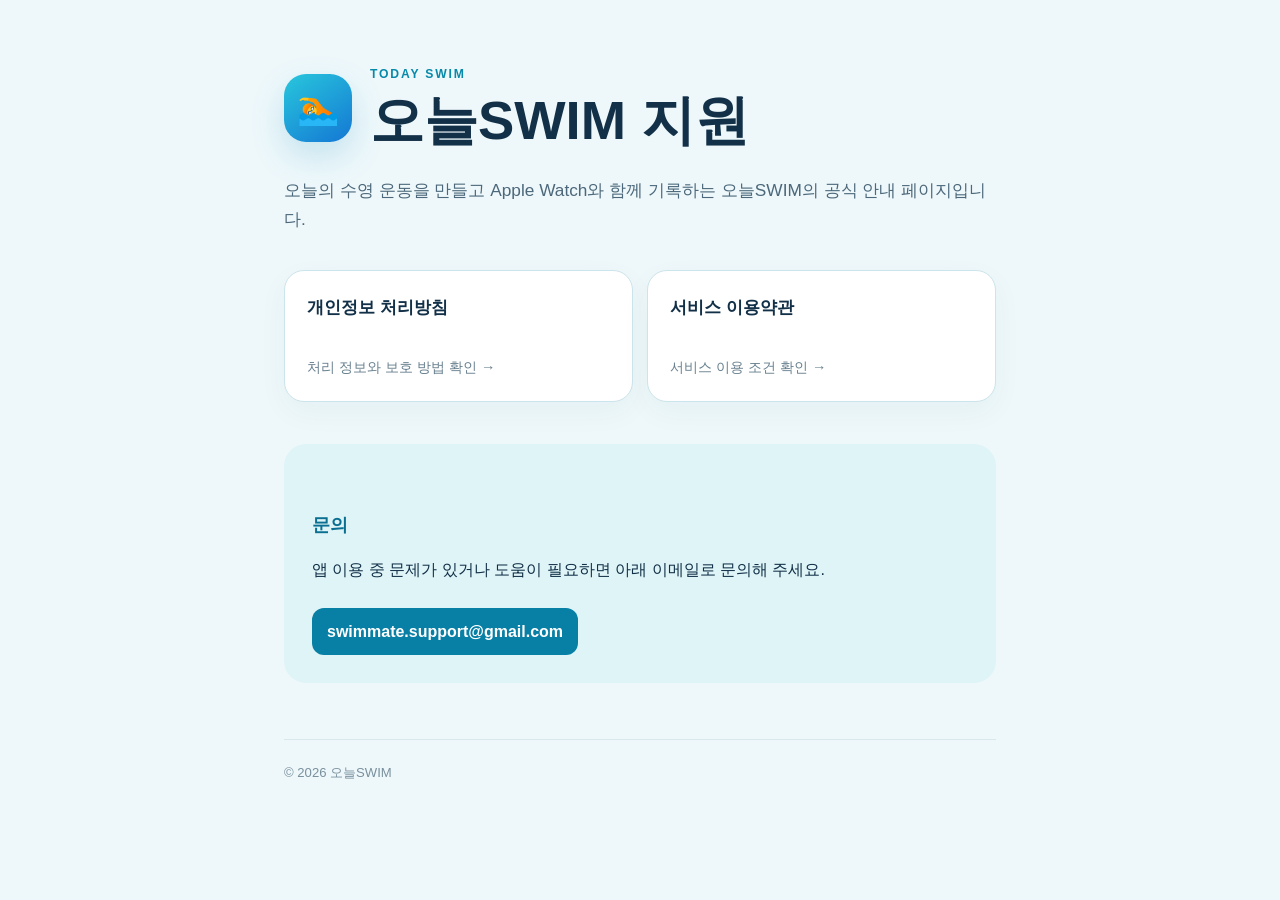
<file: index.html>
<!doctype html>
<html lang="ko">
<head>
  <meta charset="utf-8">
  <meta name="viewport" content="width=device-width, initial-scale=1">
  <title>오늘SWIM 지원</title>
  <meta name="description" content="오늘SWIM 공식 지원 및 정책 안내">
  <link rel="stylesheet" href="style.css">
</head>
<body>
  <main>
    <header>
      <div class="mark">🏊</div>
      <div><p class="eyebrow">TODAY SWIM</p><h1>오늘SWIM 지원</h1></div>
    </header>
    <p class="lead">오늘의 수영 운동을 만들고 Apple Watch와 함께 기록하는 오늘SWIM의 공식 안내 페이지입니다.</p>
    <nav aria-label="정책 문서">
      <a class="card" href="privacy.html"><strong>개인정보 처리방침</strong><span>처리 정보와 보호 방법 확인 →</span></a>
      <a class="card" href="terms.html"><strong>서비스 이용약관</strong><span>서비스 이용 조건 확인 →</span></a>
    </nav>
    <section>
      <h2>문의</h2>
      <p>앱 이용 중 문제가 있거나 도움이 필요하면 아래 이메일로 문의해 주세요.</p>
      <a class="button" href="mailto:swimmate.support@gmail.com">swimmate.support@gmail.com</a>
    </section>
    <footer>© 2026 오늘SWIM</footer>
  </main>
</body>
</html>
</file>
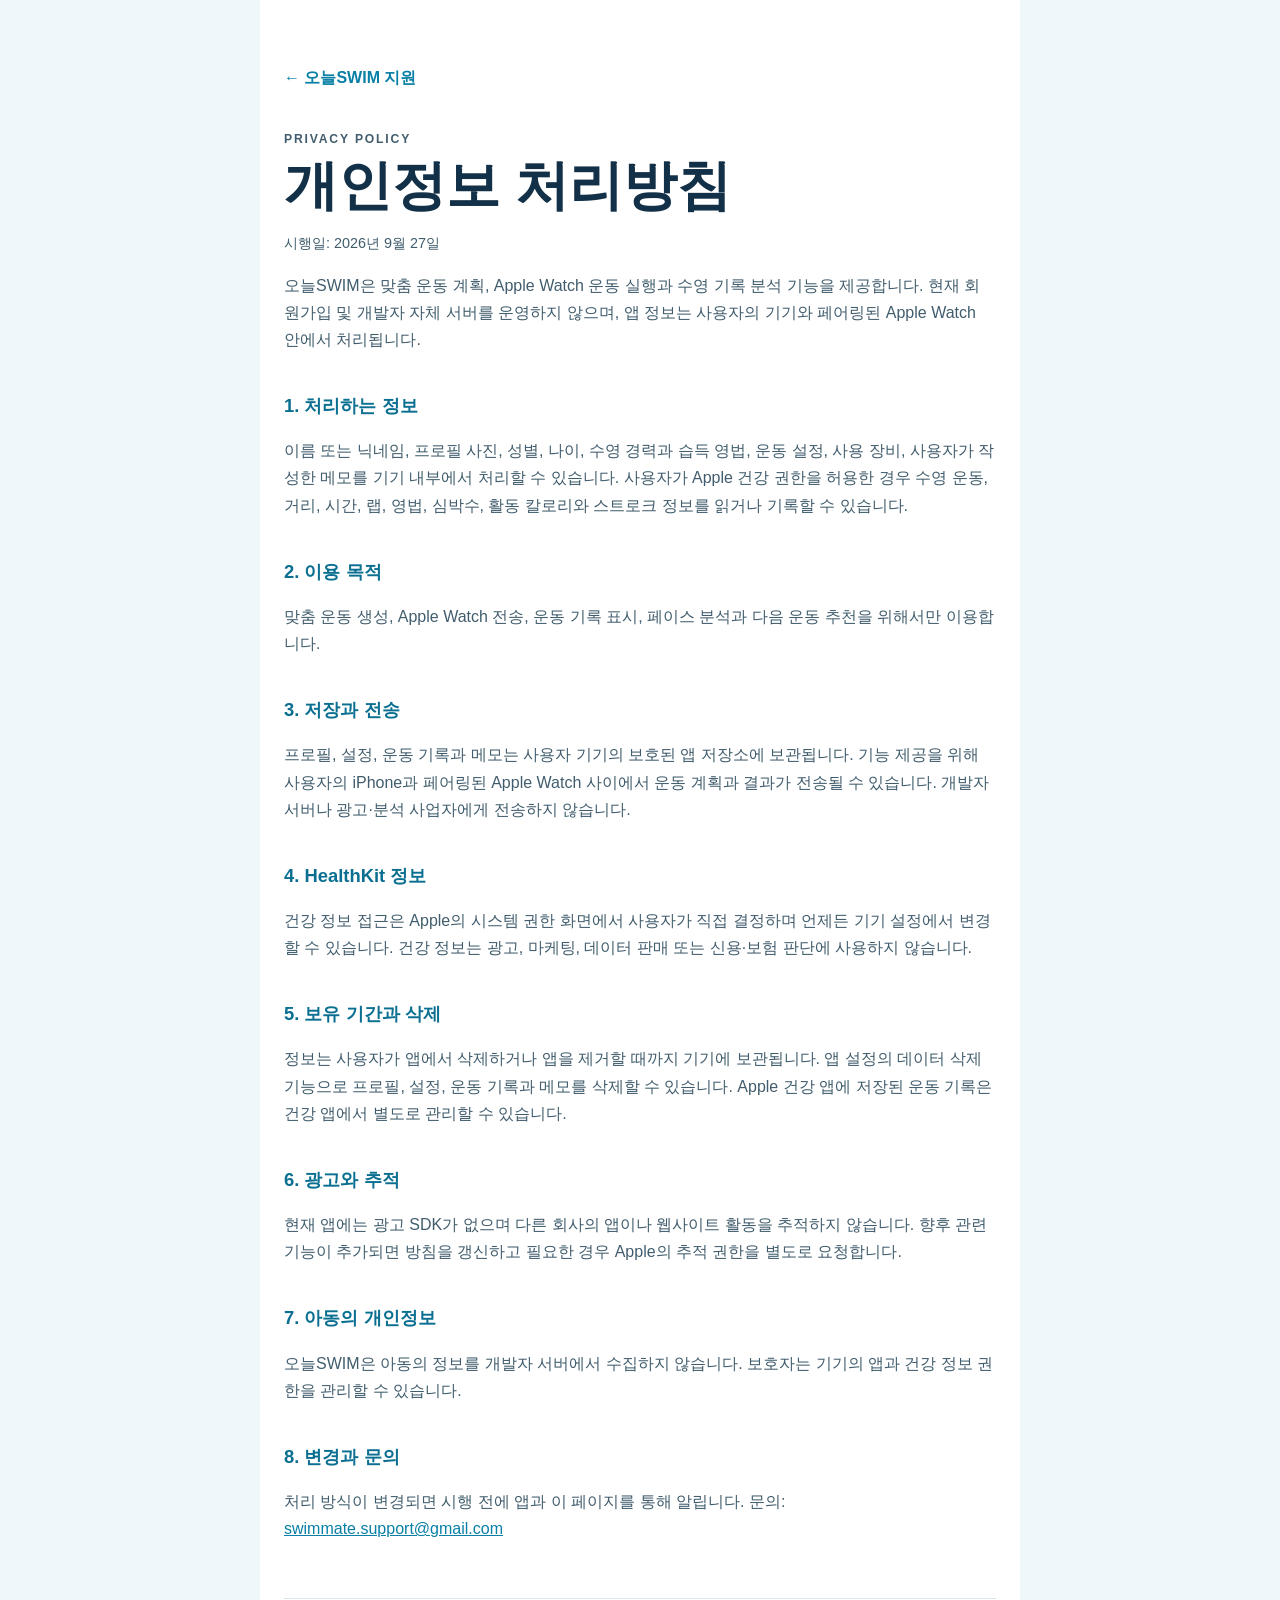
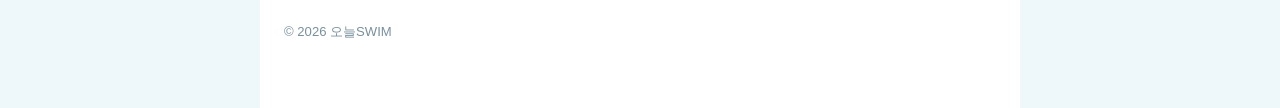
<file: privacy.html>
<!doctype html>
<html lang="ko">
<head>
  <meta charset="utf-8">
  <meta name="viewport" content="width=device-width, initial-scale=1">
  <title>개인정보 처리방침 | 오늘SWIM</title>
  <link rel="stylesheet" href="style.css">
</head>
<body><main class="document">
  <a class="back" href="index.html">← 오늘SWIM 지원</a>
  <p class="eyebrow">PRIVACY POLICY</p><h1>개인정보 처리방침</h1>
  <p class="updated">시행일: 2026년 9월 27일</p>
  <p>오늘SWIM은 맞춤 운동 계획, Apple Watch 운동 실행과 수영 기록 분석 기능을 제공합니다. 현재 회원가입 및 개발자 자체 서버를 운영하지 않으며, 앱 정보는 사용자의 기기와 페어링된 Apple Watch 안에서 처리됩니다.</p>
  <h2>1. 처리하는 정보</h2>
  <p>이름 또는 닉네임, 프로필 사진, 성별, 나이, 수영 경력과 습득 영법, 운동 설정, 사용 장비, 사용자가 작성한 메모를 기기 내부에서 처리할 수 있습니다. 사용자가 Apple 건강 권한을 허용한 경우 수영 운동, 거리, 시간, 랩, 영법, 심박수, 활동 칼로리와 스트로크 정보를 읽거나 기록할 수 있습니다.</p>
  <h2>2. 이용 목적</h2>
  <p>맞춤 운동 생성, Apple Watch 전송, 운동 기록 표시, 페이스 분석과 다음 운동 추천을 위해서만 이용합니다.</p>
  <h2>3. 저장과 전송</h2>
  <p>프로필, 설정, 운동 기록과 메모는 사용자 기기의 보호된 앱 저장소에 보관됩니다. 기능 제공을 위해 사용자의 iPhone과 페어링된 Apple Watch 사이에서 운동 계획과 결과가 전송될 수 있습니다. 개발자 서버나 광고·분석 사업자에게 전송하지 않습니다.</p>
  <h2>4. HealthKit 정보</h2>
  <p>건강 정보 접근은 Apple의 시스템 권한 화면에서 사용자가 직접 결정하며 언제든 기기 설정에서 변경할 수 있습니다. 건강 정보는 광고, 마케팅, 데이터 판매 또는 신용·보험 판단에 사용하지 않습니다.</p>
  <h2>5. 보유 기간과 삭제</h2>
  <p>정보는 사용자가 앱에서 삭제하거나 앱을 제거할 때까지 기기에 보관됩니다. 앱 설정의 데이터 삭제 기능으로 프로필, 설정, 운동 기록과 메모를 삭제할 수 있습니다. Apple 건강 앱에 저장된 운동 기록은 건강 앱에서 별도로 관리할 수 있습니다.</p>
  <h2>6. 광고와 추적</h2>
  <p>현재 앱에는 광고 SDK가 없으며 다른 회사의 앱이나 웹사이트 활동을 추적하지 않습니다. 향후 관련 기능이 추가되면 방침을 갱신하고 필요한 경우 Apple의 추적 권한을 별도로 요청합니다.</p>
  <h2>7. 아동의 개인정보</h2>
  <p>오늘SWIM은 아동의 정보를 개발자 서버에서 수집하지 않습니다. 보호자는 기기의 앱과 건강 정보 권한을 관리할 수 있습니다.</p>
  <h2>8. 변경과 문의</h2>
  <p>처리 방식이 변경되면 시행 전에 앱과 이 페이지를 통해 알립니다. 문의: <a href="mailto:swimmate.support@gmail.com">swimmate.support@gmail.com</a></p>
  <footer>© 2026 오늘SWIM</footer>
</main></body></html>
</file>
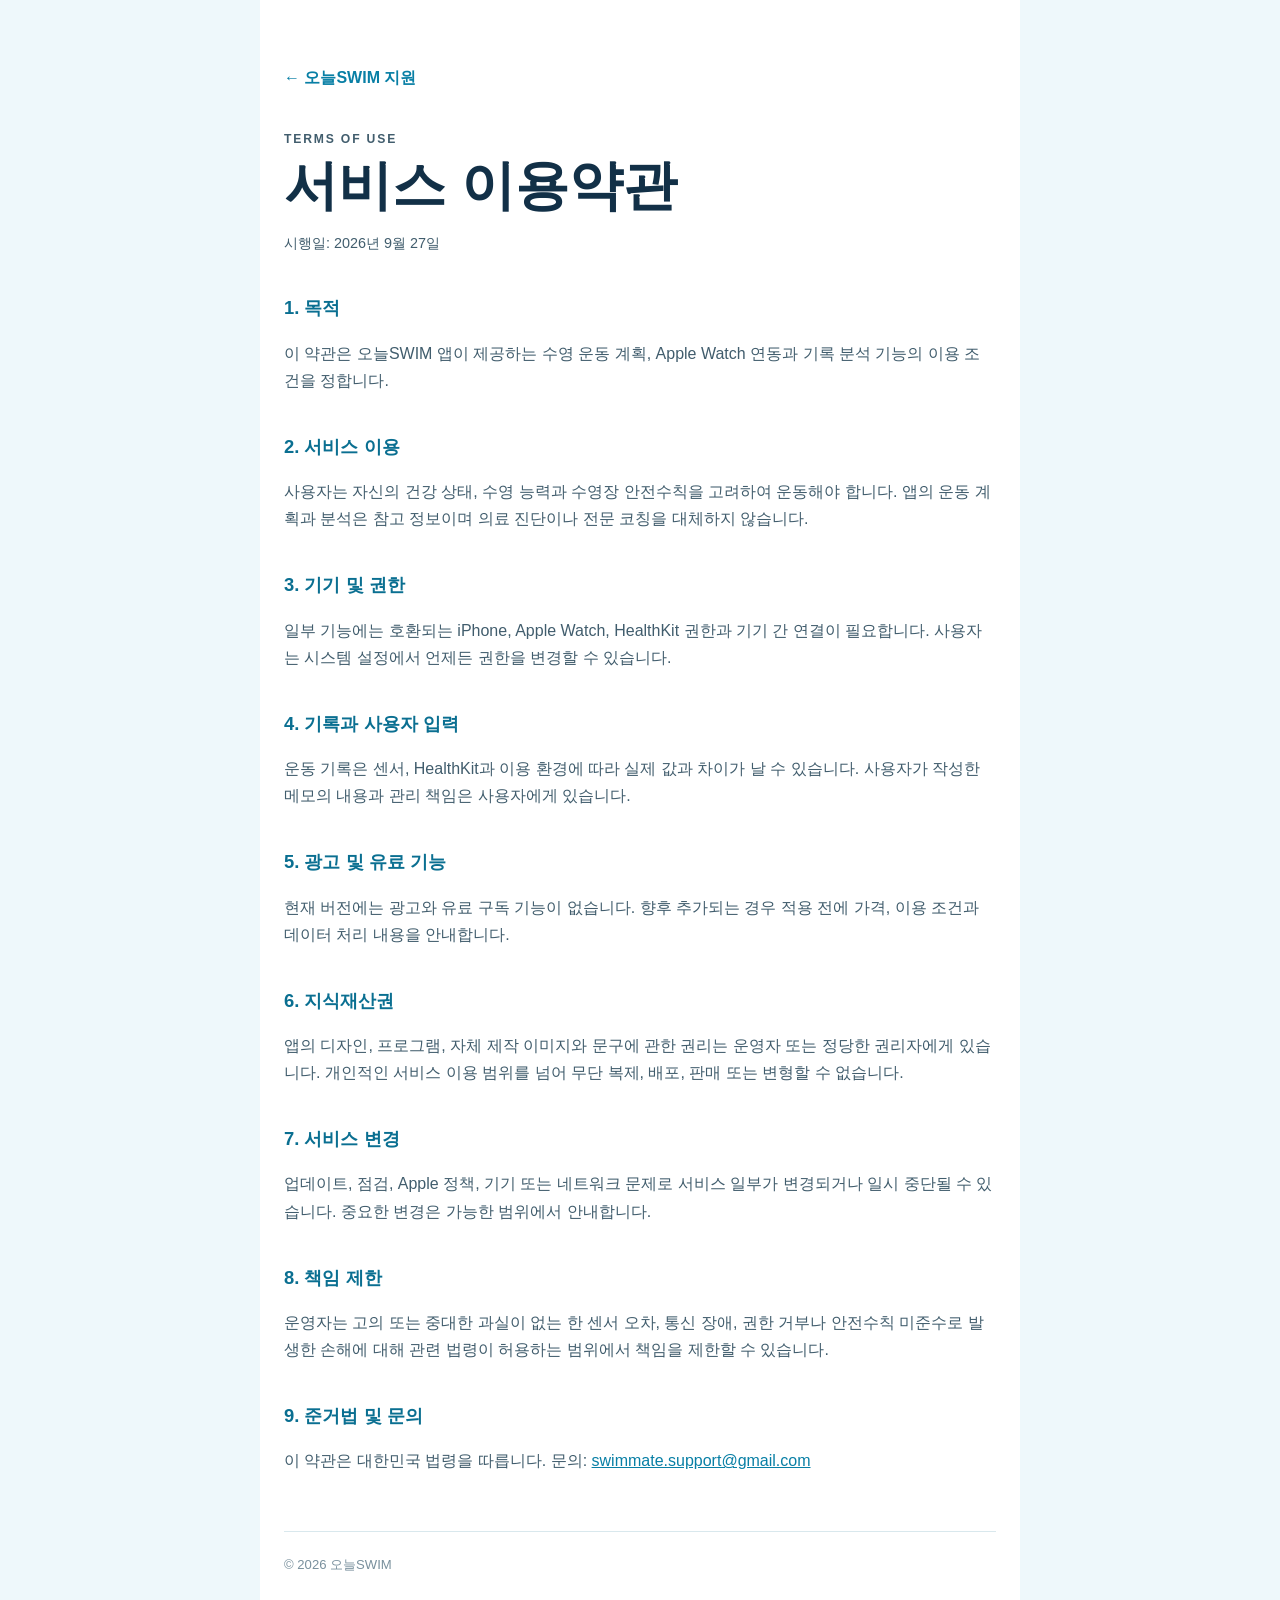
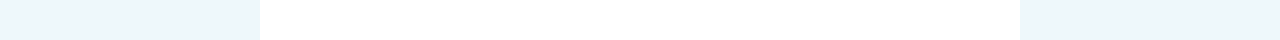
<file: terms.html>
<!doctype html>
<html lang="ko">
<head>
  <meta charset="utf-8">
  <meta name="viewport" content="width=device-width, initial-scale=1">
  <title>서비스 이용약관 | 오늘SWIM</title>
  <link rel="stylesheet" href="style.css">
</head>
<body><main class="document">
  <a class="back" href="index.html">← 오늘SWIM 지원</a>
  <p class="eyebrow">TERMS OF USE</p><h1>서비스 이용약관</h1>
  <p class="updated">시행일: 2026년 9월 27일</p>
  <h2>1. 목적</h2><p>이 약관은 오늘SWIM 앱이 제공하는 수영 운동 계획, Apple Watch 연동과 기록 분석 기능의 이용 조건을 정합니다.</p>
  <h2>2. 서비스 이용</h2><p>사용자는 자신의 건강 상태, 수영 능력과 수영장 안전수칙을 고려하여 운동해야 합니다. 앱의 운동 계획과 분석은 참고 정보이며 의료 진단이나 전문 코칭을 대체하지 않습니다.</p>
  <h2>3. 기기 및 권한</h2><p>일부 기능에는 호환되는 iPhone, Apple Watch, HealthKit 권한과 기기 간 연결이 필요합니다. 사용자는 시스템 설정에서 언제든 권한을 변경할 수 있습니다.</p>
  <h2>4. 기록과 사용자 입력</h2><p>운동 기록은 센서, HealthKit과 이용 환경에 따라 실제 값과 차이가 날 수 있습니다. 사용자가 작성한 메모의 내용과 관리 책임은 사용자에게 있습니다.</p>
  <h2>5. 광고 및 유료 기능</h2><p>현재 버전에는 광고와 유료 구독 기능이 없습니다. 향후 추가되는 경우 적용 전에 가격, 이용 조건과 데이터 처리 내용을 안내합니다.</p>
  <h2>6. 지식재산권</h2><p>앱의 디자인, 프로그램, 자체 제작 이미지와 문구에 관한 권리는 운영자 또는 정당한 권리자에게 있습니다. 개인적인 서비스 이용 범위를 넘어 무단 복제, 배포, 판매 또는 변형할 수 없습니다.</p>
  <h2>7. 서비스 변경</h2><p>업데이트, 점검, Apple 정책, 기기 또는 네트워크 문제로 서비스 일부가 변경되거나 일시 중단될 수 있습니다. 중요한 변경은 가능한 범위에서 안내합니다.</p>
  <h2>8. 책임 제한</h2><p>운영자는 고의 또는 중대한 과실이 없는 한 센서 오차, 통신 장애, 권한 거부나 안전수칙 미준수로 발생한 손해에 대해 관련 법령이 허용하는 범위에서 책임을 제한할 수 있습니다.</p>
  <h2>9. 준거법 및 문의</h2><p>이 약관은 대한민국 법령을 따릅니다. 문의: <a href="mailto:swimmate.support@gmail.com">swimmate.support@gmail.com</a></p>
  <footer>© 2026 오늘SWIM</footer>
</main></body></html>
</file>
<file: style.css>
:root{font-family:-apple-system,BlinkMacSystemFont,"Apple SD Gothic Neo","Noto Sans KR",sans-serif;color:#123047;background:#eef8fb;line-height:1.7}*{box-sizing:border-box}body{margin:0}main{max-width:760px;margin:0 auto;padding:64px 24px}header{display:flex;align-items:center;gap:18px;margin-bottom:24px}.mark{display:grid;place-items:center;width:68px;height:68px;border-radius:22px;background:linear-gradient(145deg,#28c7dc,#1477d4);font-size:34px;box-shadow:0 14px 34px #178eb833}h1{font-size:clamp(2rem,6vw,3.4rem);line-height:1.12;margin:0}h2{font-size:1.15rem;margin-top:2.3rem;color:#0a6f91}.eyebrow{margin:0 0 6px;color:#0789aa;font-size:.76rem;font-weight:800;letter-spacing:.15em}.lead{font-size:1.08rem;color:#4c687a;margin-bottom:36px}nav{display:grid;grid-template-columns:repeat(2,minmax(0,1fr));gap:14px}.card{display:flex;min-height:132px;flex-direction:column;justify-content:space-between;padding:22px;border:1px solid #cce4eb;border-radius:20px;background:#fff;color:inherit;text-decoration:none;box-shadow:0 10px 30px #173c4b0b}.card strong{font-size:1.08rem}.card span,.updated{color:#68808f;font-size:.9rem}section{margin-top:42px;padding:28px;border-radius:22px;background:#dff4f7}.button{display:inline-block;margin-top:8px;padding:10px 15px;border-radius:12px;background:#087fa5;color:#fff;text-decoration:none;font-weight:700}.document{background:#fff;min-height:100vh}.document>p{color:#415d6d}.back{display:inline-block;margin-bottom:38px;color:#087fa5;text-decoration:none;font-weight:700}a{color:#087fa5}footer{margin-top:56px;padding-top:22px;border-top:1px solid #d9e8ed;color:#79909d;font-size:.82rem}@media(max-width:560px){main{padding:40px 20px}nav{grid-template-columns:1fr}.card{min-height:110px}}
</file>
